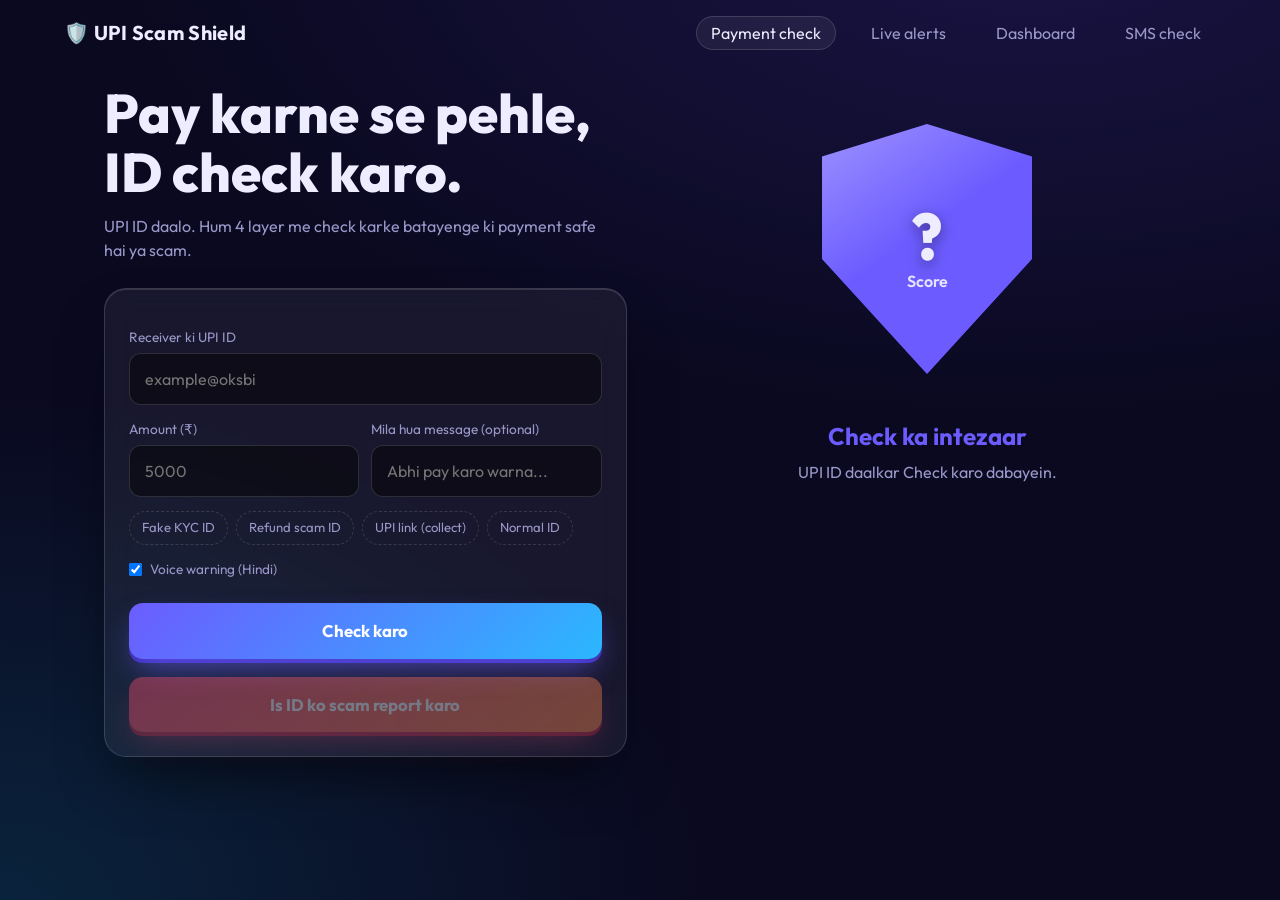
<file: upi-scam-shield-v3/frontend/index.html>
<!DOCTYPE html>
<html lang="hi">
<head>
<meta charset="utf-8"><meta name="viewport" content="width=device-width,initial-scale=1">
<title>UPI Scam Shield</title>
<link href="https://fonts.googleapis.com/css2?family=Outfit:wght@400;600;700;800&display=swap" rel="stylesheet">
<link rel="stylesheet" href="style.css">
</head>
<body>
<nav><div class="brand">🛡️ UPI Scam Shield</div>
<div><a class="on" href="index.html">Payment check</a><a href="alerts.html" target="_blank">Live alerts</a><a href="dashboard.html" target="_blank">Dashboard</a><a href="sms.html" target="_blank">SMS check</a></div></nav>
<main>
<section>
  <h1>Pay karne se pehle, ID check karo.</h1>
  <p class="sub">UPI ID daalo. Hum 4 layer me check karke batayenge ki payment safe hai ya scam.</p>
  <div class="panel tilt">
    <label for="upi">Receiver ki UPI ID</label>
    <input id="upi" placeholder="example@oksbi" autocomplete="off">
    <div class="row">
      <div><label for="amt">Amount (₹)</label><input id="amt" type="number" min="0" placeholder="5000"></div>
      <div><label for="msg">Mila hua message (optional)</label><input id="msg" placeholder="Abhi pay karo warna..."></div>
    </div>
    <div class="chips">
      <button class="chip" data-u="sbi-kyc-update@okaxis" data-a="5000" data-m="Abhi pay karo warna account block">Fake KYC ID</button>
      <button class="chip" data-u="refund.help123@ybl" data-a="2000" data-m="">Refund scam ID</button>
      <button class="chip" data-u="upi://collect?pa=refund.help123@ybl&amp;am=4999&amp;tn=Cashback%20receive%20karo">UPI link (collect)</button>
      <button class="chip" data-u="rohan@oksbi" data-a="200" data-m="">Normal ID</button>
    </div>
    <label style="display:flex;gap:8px;align-items:center;cursor:pointer"><input type="checkbox" id="voice" checked style="width:auto"> Voice warning (Hindi)</label>
    <button class="btn" id="go">Check karo</button>
    <button class="btn report" id="rep" disabled>Is ID ko scam report karo</button>
  </div>
</section>
<section>
  <div class="stage"><div class="sway"><div class="shield" id="shield"></div></div></div>
  <div class="verdict"><h2 id="lvl">Check ka intezaar</h2><p id="adv">UPI ID daalkar Check karo dabayein.</p></div>
  <ul class="why" id="why"></ul>
  <div class="panel" id="ai" style="margin-top:16px;display:none">
    <div class="row"><div><small>Rule score</small><div class="num2" id="rs">-</div></div><div><small>AI (ML) score</small><div class="num2" id="ms">-</div></div></div>
    <p id="hi" style="margin-top:12px;font-size:1.05rem"></p>
    <ul class="why" id="fac"></ul>
    <small style="color:var(--mut);display:block;margin-top:10px">AI model synthetic (dummy) data par trained hai.</small>
  </div>
</section>
</main>
<script>
const $=id=>document.getElementById(id);
const COL={GREEN:"var(--g)",YELLOW:"var(--y)",RED:"var(--r)"};
const NAME={GREEN:"Safe hai",YELLOW:"Savdhaan",RED:"Khatra!"};
const sh=$("shield");
// 3D shield: 8 stacked layers = thickness
for(let i=7;i>=0;i--){const d=document.createElement("div");d.className="layer"+(i==0?" front":"");
 d.style.transform=`translateZ(${-i*6}px)`;d.style.filter=i?`brightness(${1-i*.07})`:"";sh.appendChild(d);}
const front=sh.querySelector(".front");front.innerHTML="<b>?</b><span>Score</span>";
// mouse tilt for shield + panels
document.addEventListener("mousemove",e=>{
 const x=e.clientX/innerWidth-.5,y=e.clientY/innerHeight-.5;
 sh.style.transform=`rotateX(${-y*30}deg) rotateY(${x*40}deg)`;
 document.querySelectorAll(".tilt").forEach(p=>{p.style.transform=`perspective(900px) rotateX(${-y*5}deg) rotateY(${x*6}deg)`});
});
let isCollect=false;
function parseLink(){const v=$("upi").value.trim();
 if(!/^upi:\/\//i.test(v))return;
 try{const u=new URL(v),p=u.searchParams;isCollect=u.hostname.toLowerCase()==="collect";
  $("upi").value=p.get("pa")||"";if(p.get("am"))$("amt").value=p.get("am");if(p.get("tn"))$("msg").value=p.get("tn");
 }catch(e){$("adv").textContent="UPI link samajh nahi aaya.";}}
$("upi").addEventListener("input",parseLink);
document.querySelectorAll(".chip").forEach(c=>c.onclick=()=>{isCollect=false;$("upi").value=c.dataset.u;$("amt").value=c.dataset.a||"";$("msg").value=c.dataset.m||"";parseLink();});
function speak(r){const level=r.level;if(!$("voice").checked||!("speechSynthesis" in window))return;
 const t={RED:"सावधान! यह यूपीआई आईडी स्कैम हो सकती है। पेमेंट मत कीजिए।",YELLOW:"थोड़ा रुकिए। पहले रिसीवर से कन्फर्म कर लीजिए।",GREEN:"कोई बड़ा खतरा नहीं मिला।"}[level];const txt=r.explanation_hi||t;
 speechSynthesis.cancel();const u=new SpeechSynthesisUtterance(txt);u.lang="hi-IN";speechSynthesis.speak(u);}
function showAI(r){$("ai").style.display="block";$("rs").textContent=r.rule_score;$("ms").textContent=r.ml_score;$("hi").textContent=r.explanation_hi;
 const f=$("fac");f.innerHTML="";r.ml_factors.forEach(x=>{const li=document.createElement("li");li.textContent="AI signal: "+x.name;f.appendChild(li);});}
function reporter(){if(new URLSearchParams(location.search).has("demo"))return "demo-"+Math.random().toString(36).slice(2);
 let d=null;try{d=localStorage.getItem("dev");if(!d){d="dev-"+Math.random().toString(36).slice(2);localStorage.setItem("dev",d);}}catch(e){d="dev-fallback";}return d;}
async function post(url,body){const r=await fetch(url,{method:"POST",headers:{"Content-Type":"application/json"},body:JSON.stringify(body)});
 if(!r.ok)throw new Error("Server error");return r.json();}
$("go").onclick=async()=>{
 const upi=$("upi").value.trim();
 if(!upi){$("adv").textContent="Pehle UPI ID daalein.";return;}
 try{
  const r=await post("/check",{upi_id:upi,amount:+$("amt").value||0,message:$("msg").value,is_collect:isCollect});
  document.documentElement.style.setProperty("--c",COL[r.level]);
  front.innerHTML=`<b>${r.score}</b><span>${NAME[r.level]}</span>`;
  $("lvl").textContent=NAME[r.level];$("adv").textContent=r.advice;
  const ul=$("why");ul.innerHTML="";
  (r.reasons.length?r.reasons:["Koi suspicious signal nahi mila"]).forEach(t=>{const li=document.createElement("li");li.textContent=t;ul.appendChild(li);});
  $("rep").disabled=false;showAI(r);speak(r);
 }catch(e){$("adv").textContent="Backend se connect nahi ho paya. Server chal raha hai?";}
};
$("rep").onclick=async()=>{
 try{const r=await post("/report",{upi_id:$("upi").value.trim(),reason:$("msg").value,reporter:reporter()});
  $("rep").textContent=r.status==="duplicate"?"Aap ye ID pehle hi report kar chuke hain":`Report ho gayi (${r.total_reports} alag logon ne)`;
  setTimeout(()=>{$("rep").textContent="Is ID ko scam report karo"},2800);
 }catch(e){$("adv").textContent="Report nahi ho payi, dobara try karein.";}
};
</script>
</body>
</html>
</file>
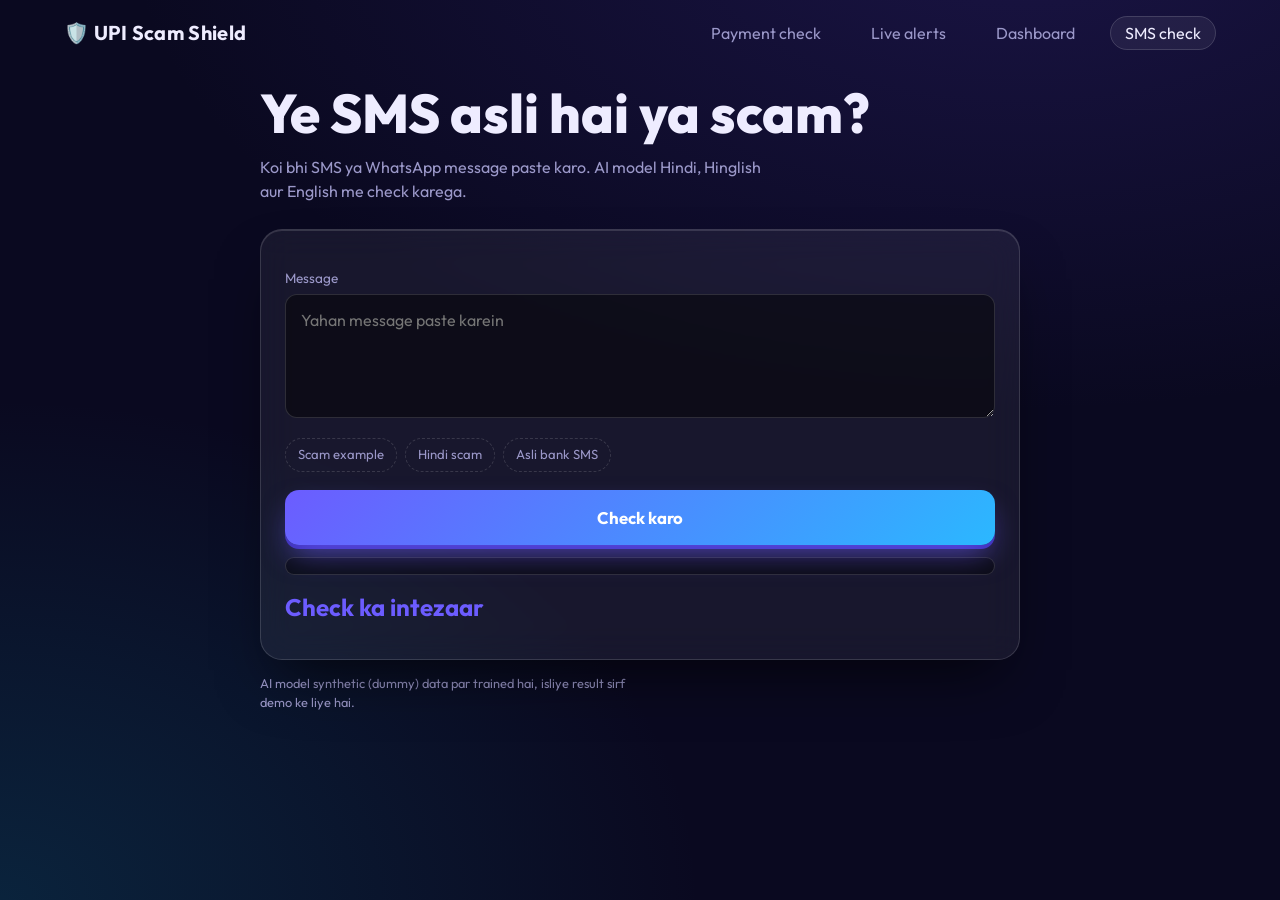
<file: upi-scam-shield-v3/frontend/sms.html>
<!DOCTYPE html>
<html lang="hi">
<head>
<meta charset="utf-8"><meta name="viewport" content="width=device-width,initial-scale=1">
<title>SMS Scam Detector</title>
<link href="https://fonts.googleapis.com/css2?family=Outfit:wght@400;600;700;800&display=swap" rel="stylesheet">
<link rel="stylesheet" href="style.css">
</head>
<body>
<nav><div class="brand">🛡️ UPI Scam Shield</div>
<div><a href="index.html">Payment check</a><a href="alerts.html">Live alerts</a><a href="dashboard.html">Dashboard</a><a class="on" href="sms.html">SMS check</a></div></nav>
<main><section class="wide">
  <h1>Ye SMS asli hai ya scam?</h1>
  <p class="sub">Koi bhi SMS ya WhatsApp message paste karo. AI model Hindi, Hinglish aur English me check karega.</p>
  <div class="panel tilt">
    <label for="t">Message</label>
    <textarea id="t" rows="4" placeholder="Yahan message paste karein"></textarea>
    <div class="chips">
      <button class="chip" data-t="Dear customer, your SBI account will be blocked today. Update KYC now: http://sbi-kyc-update.xyz/login">Scam example</button>
      <button class="chip" data-t="आपका खाता बंद हो जाएगा। अभी लिंक पर क्लिक करके KYC अपडेट करें">Hindi scam</button>
      <button class="chip" data-t="Rs 1500 debited from A/c XX4821 on 12 Oct. If not you, call the number on the back of your card">Asli bank SMS</button>
    </div>
    <button class="btn" id="go">Check karo</button>
    <div class="meter"><i id="m"></i></div>
    <h2 id="lvl" style="margin-top:14px;color:var(--c)">Check ka intezaar</h2>
    <p id="pr" style="color:var(--mut)"></p>
    <p id="hi" style="margin-top:10px;font-size:1.05rem"></p>
    <p id="wd" style="margin-top:10px"></p>
  </div>
  <p class="sub" style="margin-top:14px;font-size:.8rem">AI model synthetic (dummy) data par trained hai, isliye result sirf demo ke liye hai.</p>
</section></main>
<script>
const $=id=>document.getElementById(id);
const COL={GREEN:"var(--g)",YELLOW:"var(--y)",RED:"var(--r)"},NAME={GREEN:"Safe lag raha hai",YELLOW:"Shak wala message",RED:"Scam lag raha hai!"};
document.querySelectorAll(".chip").forEach(c=>c.onclick=()=>{$("t").value=c.dataset.t;});
$("go").onclick=async()=>{
 const text=$("t").value.trim();if(!text){$("pr").textContent="Pehle message paste karein.";return;}
 try{
  const r=await (await fetch("/sms",{method:"POST",headers:{"Content-Type":"application/json"},body:JSON.stringify({text})})).json();
  document.documentElement.style.setProperty("--c",COL[r.level]);
  $("m").style.width=r.probability+"%";$("lvl").textContent=NAME[r.level];
  $("pr").textContent="Scam hone ki sambhavna: "+r.probability+"%"+(r.has_link?" | Message me link hai":"");
  $("hi").textContent=r.explanation_hi;
  const w=$("wd");w.textContent="";
  if(r.words.length){w.append("Shak wale shabd: ");r.words.forEach(x=>{const m=document.createElement("mark");m.textContent=x;w.append(m," ");});}
  if(r.level==="RED"&&"speechSynthesis" in window){speechSynthesis.cancel();const u=new SpeechSynthesisUtterance(r.explanation_hi);u.lang="hi-IN";speechSynthesis.speak(u);}
 }catch(e){$("pr").textContent="Backend se connect nahi ho paya.";}
};
document.addEventListener("mousemove",e=>{const x=e.clientX/innerWidth-.5,y=e.clientY/innerHeight-.5;
 document.querySelectorAll(".tilt").forEach(p=>p.style.transform=`perspective(900px) rotateX(${-y*4}deg) rotateY(${x*5}deg)`);});
</script>
</body>
</html>
</file>
<file: upi-scam-shield-v3/frontend/style.css>
:root{--bg:#0a0920;--ink:#eeecff;--mut:#9b98c9;--g:#2ee59d;--y:#ffc233;--r:#ff4d6d;--c:#6c5cff;
--glass:rgba(255,255,255,.06);--edge:rgba(255,255,255,.14);--font:"Outfit","Segoe UI",system-ui,sans-serif}
*{box-sizing:border-box;margin:0}
html,body{min-height:100%}
body{background:radial-gradient(900px 500px at 80% -10%,#3a2a8f55,transparent),radial-gradient(700px 500px at 0% 100%,#0b6b8a44,transparent),var(--bg);
color:var(--ink);font-family:var(--font);overflow-x:hidden;line-height:1.5}
body::before{content:"";position:fixed;left:-50%;right:-50%;bottom:-20%;height:60%;
background-image:linear-gradient(#6c5cff33 1px,transparent 1px),linear-gradient(90deg,#6c5cff33 1px,transparent 1px);
background-size:48px 48px;transform:perspective(500px) rotateX(62deg);transform-origin:bottom;
mask-image:linear-gradient(transparent,#000);-webkit-mask-image:linear-gradient(transparent,#000);z-index:-1;animation:floor 6s linear infinite}
@keyframes floor{to{background-position:0 48px}}
nav{display:flex;justify-content:space-between;align-items:center;padding:18px 5vw}
.brand{font-weight:700;font-size:1.25rem;letter-spacing:.3px}
nav a{color:var(--mut);text-decoration:none;margin-left:20px;padding:6px 14px;border-radius:99px;border:1px solid transparent}
nav a:hover,nav a.on{color:var(--ink);border-color:var(--edge);background:var(--glass)}
main{display:grid;grid-template-columns:1.05fr 1fr;gap:4vw;padding:2vh 5vw 8vh;max-width:1200px;margin:auto}
h1{font-size:clamp(2rem,4.4vw,3.4rem);line-height:1.08;font-weight:800;margin-bottom:12px}
.sub{color:var(--mut);max-width:46ch;margin-bottom:26px}
.panel{background:var(--glass);border:1px solid var(--edge);border-radius:22px;padding:24px;backdrop-filter:blur(16px);-webkit-backdrop-filter:blur(16px);
box-shadow:0 30px 60px -20px #000a,inset 0 1px 0 #fff2;transform-style:preserve-3d;transition:transform .15s ease-out}
label{display:block;font-size:.85rem;color:var(--mut);margin:14px 0 6px}
input,textarea{width:100%;padding:13px 15px;border-radius:12px;border:1px solid var(--edge);background:#0007;color:var(--ink);font:inherit}
input:focus,textarea:focus,button:focus-visible,a:focus-visible{outline:2px solid var(--c);outline-offset:2px}
.row{display:grid;grid-template-columns:1fr 1fr;gap:12px}
.chips{display:flex;flex-wrap:wrap;gap:8px;margin-top:14px}
.chip{font:inherit;font-size:.82rem;padding:6px 12px;border-radius:99px;border:1px dashed var(--edge);background:transparent;color:var(--mut);cursor:pointer}
.chip:hover{color:var(--ink);border-color:var(--ink)}
.btn{margin-top:18px;width:100%;padding:15px;border:0;border-radius:14px;font:inherit;font-weight:700;font-size:1.05rem;color:#fff;cursor:pointer;
background:linear-gradient(135deg,#6c5cff,#2bb8ff);box-shadow:0 14px 30px -8px #6c5cffaa,0 4px 0 #3b2fb5;transition:transform .1s,box-shadow .1s}
.btn:hover{transform:translateY(-2px)}
.btn:active{transform:translateY(3px);box-shadow:0 6px 14px -6px #6c5cffaa,0 1px 0 #3b2fb5}
.btn.report{background:linear-gradient(135deg,#ff4d6d,#ff8a4d);box-shadow:0 14px 30px -8px #ff4d6daa,0 4px 0 #b5243f}
.btn[disabled]{opacity:.4;cursor:not-allowed;transform:none}
.stage{perspective:900px;height:330px;display:grid;place-items:center}
.sway{transform-style:preserve-3d;animation:sway 7s ease-in-out infinite}
@keyframes sway{0%,100%{transform:rotateY(-22deg)}50%{transform:rotateY(22deg)}}
.shield{width:210px;height:250px;position:relative;transform-style:preserve-3d;transition:transform .12s ease-out}
.layer{position:absolute;inset:0;clip-path:polygon(50% 0,100% 13%,100% 54%,50% 100%,0 54%,0 13%);background:var(--c);transition:background .5s}
.layer.front{display:grid;place-content:center;text-align:center;background:linear-gradient(145deg,#fff5,transparent 45%),var(--c);
filter:drop-shadow(0 0 28px var(--c))}
.front b{font-size:4rem;line-height:1;font-weight:800;text-shadow:0 4px 14px #0006}
.front span{font-size:1rem;font-weight:600;opacity:.95}
.verdict{text-align:center;margin-top:4px}
.verdict h2{font-size:1.5rem;color:var(--c);transition:color .5s}
.verdict p{color:var(--mut);margin:6px auto 0;max-width:40ch}
ul.why{list-style:none;padding:0;margin-top:16px;display:grid;gap:8px}
ul.why li{padding:10px 14px;border-radius:12px;background:#0006;border-left:4px solid var(--c);font-size:.92rem;animation:pop .35s ease-out both}
@keyframes pop{from{opacity:0;transform:translateZ(-40px) translateY(10px)}}
.feed{display:grid;gap:12px;margin-top:20px}
.item{display:flex;justify-content:space-between;gap:14px;align-items:center;padding:16px 20px;border-radius:16px;background:var(--glass);border:1px solid var(--edge);
border-left:5px solid var(--r);box-shadow:0 18px 30px -18px #000;transition:transform .15s ease-out}
.item.new{animation:flash 1.6s ease-out}
@keyframes flash{0%{transform:translateZ(60px) scale(1.04);box-shadow:0 0 40px var(--r);background:#ff4d6d44}}
.item small{color:var(--mut);display:block}
.item code{font-size:1.02rem;font-weight:600}
.pulse{display:inline-block;width:10px;height:10px;border-radius:50%;background:var(--g);margin-right:8px;animation:pl 1.4s infinite}
@keyframes pl{50%{box-shadow:0 0 0 8px #2ee59d00;opacity:.5}0%{box-shadow:0 0 0 0 #2ee59d99}}
.wide{grid-column:1/-1;max-width:760px;margin:auto;width:100%}
@media(max-width:860px){main{grid-template-columns:1fr}.stage{height:280px}}
@media(prefers-reduced-motion:reduce){*,*::before{animation:none!important;transition:none!important}}
.tiles{display:grid;grid-template-columns:repeat(auto-fit,minmax(200px,1fr));gap:18px;margin:22px 0}
.tile{text-align:center;padding:26px 14px}
.tile .num{font-size:3rem;font-weight:800;line-height:1;color:var(--c);text-shadow:0 0 24px var(--c)}
.tile p{color:var(--mut);margin-top:8px;font-size:.92rem}
.bars{display:grid;gap:10px;margin-top:14px}
.bar{display:grid;grid-template-columns:minmax(0,1.3fr) 2fr auto;gap:12px;align-items:center;font-size:.92rem}
.bar i{display:block;height:14px;border-radius:99px;background:linear-gradient(90deg,var(--r),#ff8a4d);box-shadow:0 6px 14px -4px var(--r);transition:width .6s}
.bar code{overflow:hidden;text-overflow:ellipsis;white-space:nowrap}
.num2{font-size:2rem;font-weight:800;color:var(--c);text-shadow:0 0 18px var(--c)}
.meter{height:18px;border-radius:99px;background:#0007;border:1px solid var(--edge);overflow:hidden;margin-top:12px}
.meter i{display:block;height:100%;width:0;background:linear-gradient(90deg,var(--c),#fff6);box-shadow:0 0 18px var(--c);transition:width .7s}
mark{background:#ff4d6d55;color:var(--ink);padding:1px 6px;border-radius:6px}
</file>
